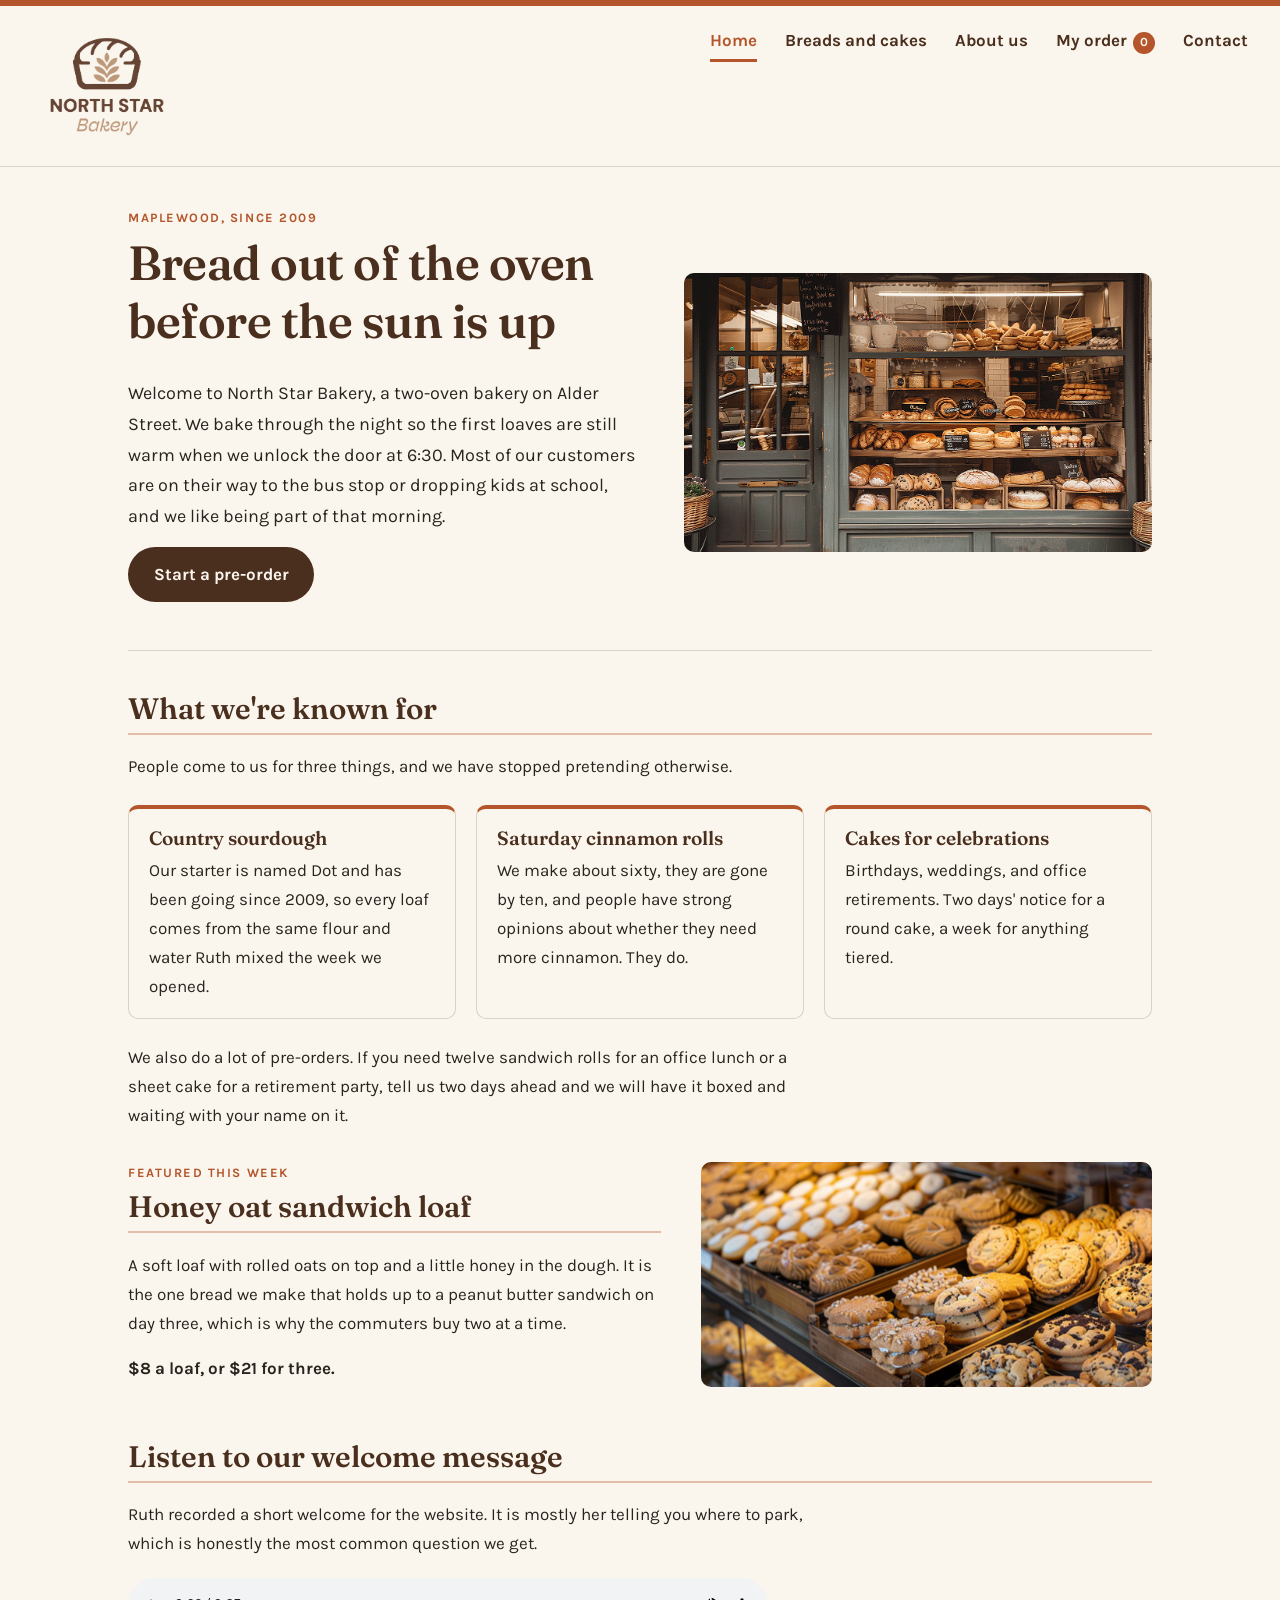
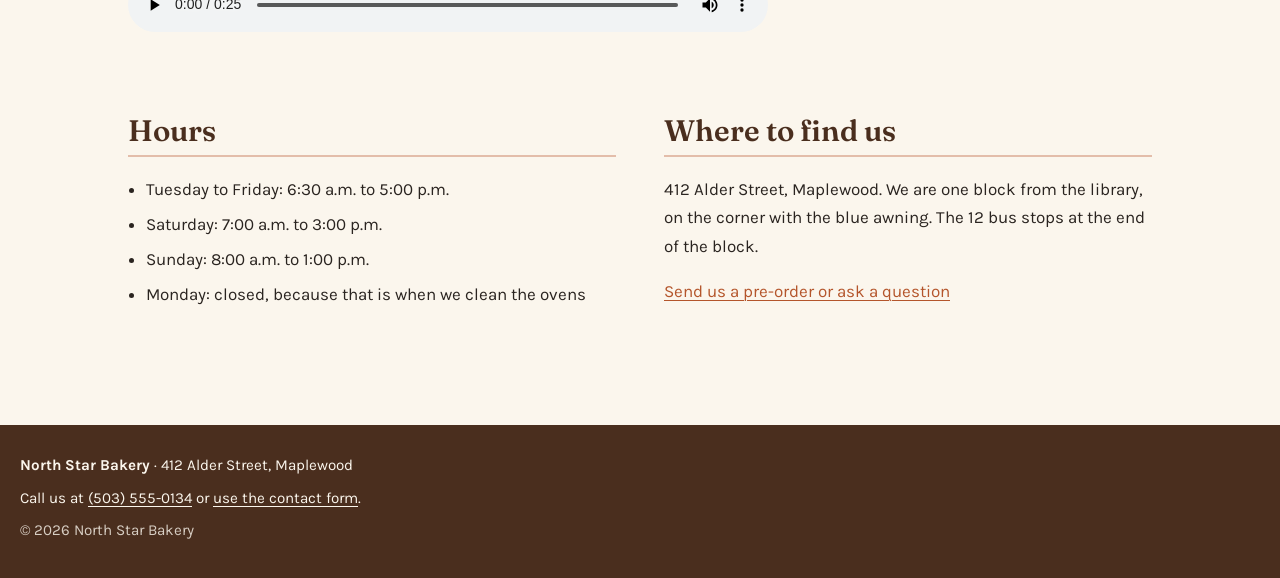
<file: index.html>
<!DOCTYPE html>
<html lang="en">
<head>
  <meta charset="utf-8">
  <meta name="viewport" content="width=device-width, initial-scale=1">
  <title>North Star Bakery | Fresh Bread on Alder Street</title>
  <meta name="description"
    content="North Star Bakery is a small neighborhood bakery in Maplewood. Bread is baked
      overnight, the doors open at 6:30 a.m., and pre-orders are welcome.">
  <link rel="stylesheet" href="styles.css">
</head>
<body>
  <a class="skip-link" href="#main">Skip to main content</a>

  <header class="site-header">
    <a class="brand" href="index.html">
      <img src="bakery-logo_c.png" width="160" height="137"
        alt="North Star Bakery logo: a loaf in a bread basket with wheat in the middle">
    </a>
    <nav class="site-nav" aria-label="Main navigation">
      <ul>
        <li><a href="index.html" aria-current="page">Home</a></li>
        <li><a href="products.html">Breads and cakes</a></li>
        <li><a href="about.html">About us</a></li>
        <li><a href="products.html#order">My order
          <span class="order-badge" id="order-count" hidden>0</span></a></li>
        <li><a href="contact.html">Contact</a></li>
      </ul>
    </nav>
  </header>

  <main id="main" class="page">
    <div class="hero">
      <div class="hero-text">
        <p class="eyebrow">Maplewood, since 2009</p>
        <h1>Bread out of the oven before the sun is up</h1>
        <p class="lead">Welcome to North Star Bakery, a two-oven bakery on Alder Street.
          We bake through the night so the first loaves are still warm when we unlock the
          door at 6:30. Most of our customers are on their way to the bus stop or
          dropping kids at school, and we like being part of that morning.</p>
        <p><a class="button" href="contact.html">Start a pre-order</a></p>
      </div>
      <div class="hero-media">
        <img src="bakery-storefront_c.png" width="1200" height="715"
          alt="North Star Bakery storefront with breads and pastries stacked in the
            window behind a dark green door frame">
      </div>
    </div>

    <section>
      <h2>What we're known for</h2>
      <p>People come to us for three things, and we have stopped pretending otherwise.</p>
      <div class="card-grid">
        <article class="card">
          <h3>Country sourdough</h3>
          <p>Our starter is named Dot and has been going since 2009, so every loaf comes
            from the same flour and water Ruth mixed the week we opened.</p>
        </article>
        <article class="card">
          <h3>Saturday cinnamon rolls</h3>
          <p>We make about sixty, they are gone by ten, and people have strong opinions
            about whether they need more cinnamon. They do.</p>
        </article>
        <article class="card">
          <h3>Cakes for celebrations</h3>
          <p>Birthdays, weddings, and office retirements. Two days' notice for a round
            cake, a week for anything tiered.</p>
        </article>
      </div>
      <p>We also do a lot of pre-orders. If you need twelve sandwich rolls for an office
        lunch or a sheet cake for a retirement party, tell us two days ahead and we will
        have it boxed and waiting with your name on it.</p>
    </section>

    <section class="feature feature--flip">
      <div class="feature-media">
        <picture>
          <source media="(min-width: 800px)" srcset="bakery-feature-large_c.png">
          <source media="(min-width: 500px)" srcset="bakery-feature-small_c.png">
          <img src="bakery-feature-small_c.png" width="1200" height="1200"
            alt="Trays of oatmeal cookies, chocolate chip cookies, and jam-filled cookies
              in the bakery display case">
        </picture>
      </div>
      <div class="feature-text">
        <p class="eyebrow">Featured this week</p>
        <h2>Honey oat sandwich loaf</h2>
        <p>A soft loaf with rolled oats on top and a little honey in the dough. It is the
          one bread we make that holds up to a peanut butter sandwich on day three, which
          is why the commuters buy two at a time.</p>
        <p><strong>$8 a loaf, or $21 for three.</strong></p>
      </div>
    </section>

    <section>
      <h2>Listen to our welcome message</h2>
      <p>Ruth recorded a short welcome for the website. It is mostly her telling you where
        to park, which is honestly the most common question we get.</p>
      <div class="media">
        <audio controls preload="metadata" src="bakery-welcome_c.mp3">
          <p>Your browser cannot play this audio file. You can
            <a href="bakery-welcome_c.mp3">download the welcome message as an MP3 file</a>
            and listen to it in any audio player.</p>
        </audio>
      </div>
    </section>

    <div class="info-grid">
      <section>
        <h2>Hours</h2>
        <ul class="hours">
          <li>Tuesday to Friday: 6:30 a.m. to 5:00 p.m.</li>
          <li>Saturday: 7:00 a.m. to 3:00 p.m.</li>
          <li>Sunday: 8:00 a.m. to 1:00 p.m.</li>
          <li>Monday: closed, because that is when we clean the ovens</li>
        </ul>
      </section>
      <section>
        <h2>Where to find us</h2>
        <p>412 Alder Street, Maplewood. We are one block from the library, on the corner
          with the blue awning. The 12 bus stops at the end of the block.</p>
        <p><a href="contact.html">Send us a pre-order or ask a question</a></p>
      </section>
    </div>
  </main>

  <footer class="site-footer">
    <p><strong>North Star Bakery</strong> &middot; 412 Alder Street, Maplewood</p>
    <p>Call us at <a href="tel:+15035550134">(503) 555-0134</a> or
      <a href="contact.html">use the contact form</a>.</p>
    <p class="copyright">&copy; 2026 North Star Bakery</p>
  </footer>
<script src="app.js"></script>
</body>
</html>
</file>
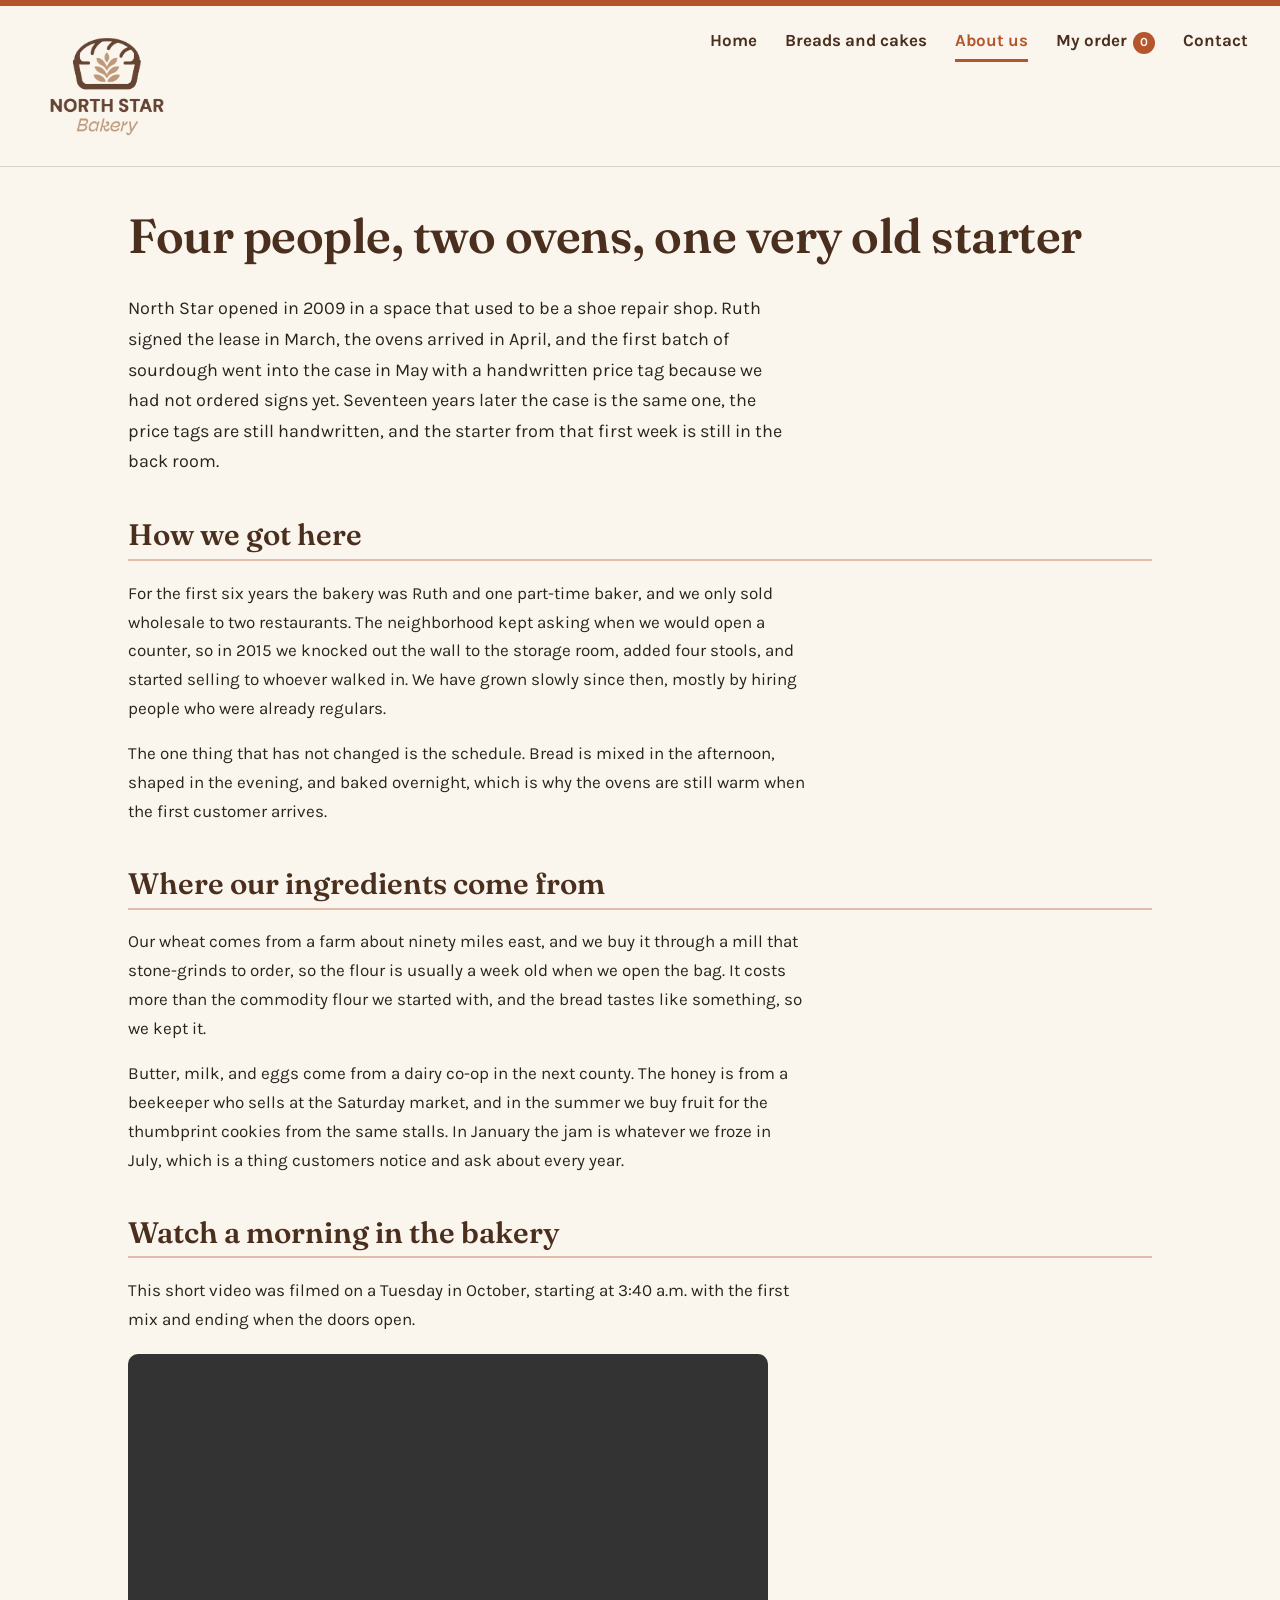
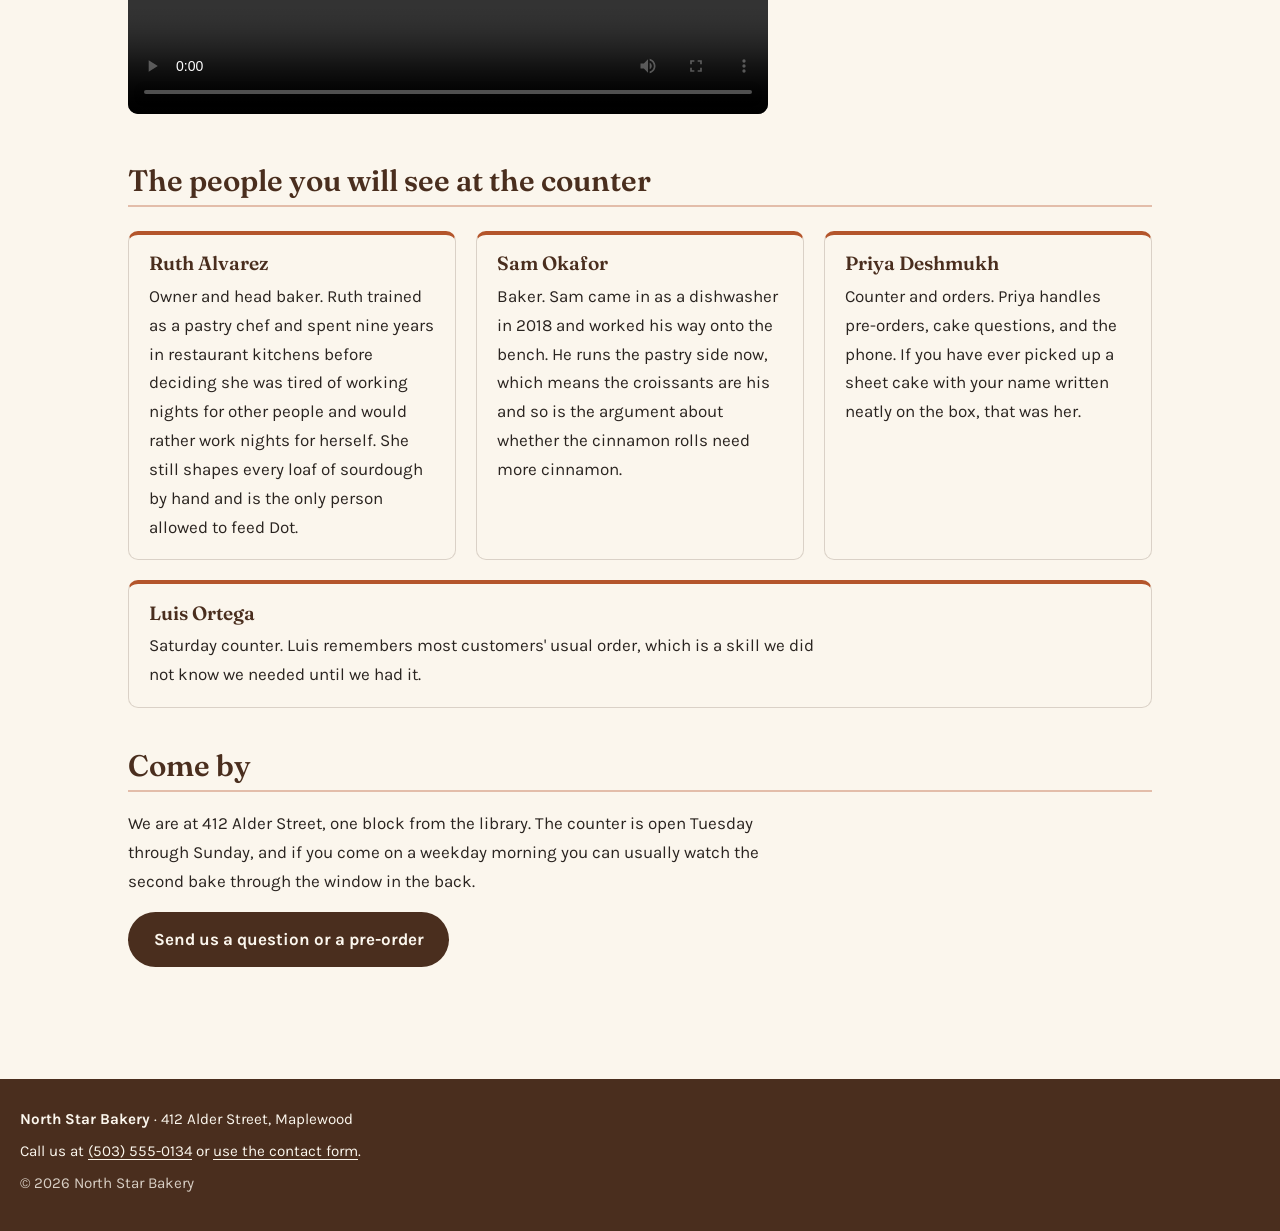
<file: about.html>
<!DOCTYPE html>
<html lang="en">
<head>
  <meta charset="utf-8">
  <meta name="viewport" content="width=device-width, initial-scale=1">
  <title>About the Bakery | North Star Bakery</title>
  <meta name="description"
    content="The story of North Star Bakery, where our flour comes from, and the four
      people who bake, shape, and sell everything in the case.">
  <link rel="stylesheet" href="styles.css">
</head>
<body>
  <a class="skip-link" href="#main">Skip to main content</a>

  <header class="site-header">
    <a class="brand" href="index.html">
      <img src="bakery-logo_c.png" width="160" height="137"
        alt="North Star Bakery logo: a loaf in a bread basket with wheat in the middle">
    </a>
    <nav class="site-nav" aria-label="Main navigation">
      <ul>
        <li><a href="index.html">Home</a></li>
        <li><a href="products.html">Breads and cakes</a></li>
        <li><a href="about.html" aria-current="page">About us</a></li>
        <li><a href="products.html#order">My order
          <span class="order-badge" id="order-count" hidden>0</span></a></li>
        <li><a href="contact.html">Contact</a></li>
      </ul>
    </nav>
  </header>

  <main id="main" class="page">
    <h1>Four people, two ovens, one very old starter</h1>
    <p class="lead">North Star opened in 2009 in a space that used to be a shoe repair
      shop. Ruth signed the lease in March, the ovens arrived in April, and the first
      batch of sourdough went into the case in May with a handwritten price tag because
      we had not ordered signs yet. Seventeen years later the case is the same one, the
      price tags are still handwritten, and the starter from that first week is still in
      the back room.</p>

    <h2>How we got here</h2>
    <p>For the first six years the bakery was Ruth and one part-time baker, and we only
      sold wholesale to two restaurants. The neighborhood kept asking when we would open
      a counter, so in 2015 we knocked out the wall to the storage room, added four
      stools, and started selling to whoever walked in. We have grown slowly since then,
      mostly by hiring people who were already regulars.</p>
    <p>The one thing that has not changed is the schedule. Bread is mixed in the
      afternoon, shaped in the evening, and baked overnight, which is why the ovens are
      still warm when the first customer arrives.</p>

    <h2>Where our ingredients come from</h2>
    <p>Our wheat comes from a farm about ninety miles east, and we buy it through a mill
      that stone-grinds to order, so the flour is usually a week old when we open the bag.
      It costs more than the commodity flour we started with, and the bread tastes like
      something, so we kept it.</p>
    <p>Butter, milk, and eggs come from a dairy co-op in the next county. The honey is
      from a beekeeper who sells at the Saturday market, and in the summer we buy fruit
      for the thumbprint cookies from the same stalls. In January the jam is whatever we
      froze in July, which is a thing customers notice and ask about every year.</p>

    <h2>Watch a morning in the bakery</h2>
    <p>This short video was filmed on a Tuesday in October, starting at 3:40 a.m. with the
      first mix and ending when the doors open.</p>
    <div class="media">
      <video controls width="640" height="360" src="bakery-behind-scenes_c.mp4">
        <p>Your browser cannot play this video. You can
          <a href="bakery-behind-scenes_c.mp4">download the behind-the-scenes video</a>
          and watch it in a video player.</p>
      </video>
    </div>

    <h2>The people you will see at the counter</h2>
    <div class="card-grid">
      <article class="card">
        <h3>Ruth Alvarez</h3>
        <p>Owner and head baker. Ruth trained as a pastry chef and spent nine years in
          restaurant kitchens before deciding she was tired of working nights for other
          people and would rather work nights for herself. She still shapes every loaf of
          sourdough by hand and is the only person allowed to feed Dot.</p>
      </article>
      <article class="card">
        <h3>Sam Okafor</h3>
        <p>Baker. Sam came in as a dishwasher in 2018 and worked his way onto the bench.
          He runs the pastry side now, which means the croissants are his and so is the
          argument about whether the cinnamon rolls need more cinnamon.</p>
      </article>
      <article class="card">
        <h3>Priya Deshmukh</h3>
        <p>Counter and orders. Priya handles pre-orders, cake questions, and the phone. If
          you have ever picked up a sheet cake with your name written neatly on the box,
          that was her.</p>
      </article>
      <article class="card">
        <h3>Luis Ortega</h3>
        <p>Saturday counter. Luis remembers most customers' usual order, which is a skill
          we did not know we needed until we had it.</p>
      </article>
    </div>

    <h2>Come by</h2>
    <p>We are at 412 Alder Street, one block from the library. The counter is open
      Tuesday through Sunday, and if you come on a weekday morning you can usually watch
      the second bake through the window in the back.</p>
    <p><a class="button" href="contact.html">Send us a question or a pre-order</a></p>
  </main>

  <footer class="site-footer">
    <p><strong>North Star Bakery</strong> &middot; 412 Alder Street, Maplewood</p>
    <p>Call us at <a href="tel:+15035550134">(503) 555-0134</a> or
      <a href="contact.html">use the contact form</a>.</p>
    <p class="copyright">&copy; 2026 North Star Bakery</p>
  </footer>
<script src="app.js"></script>
</body>
</html>
</file>
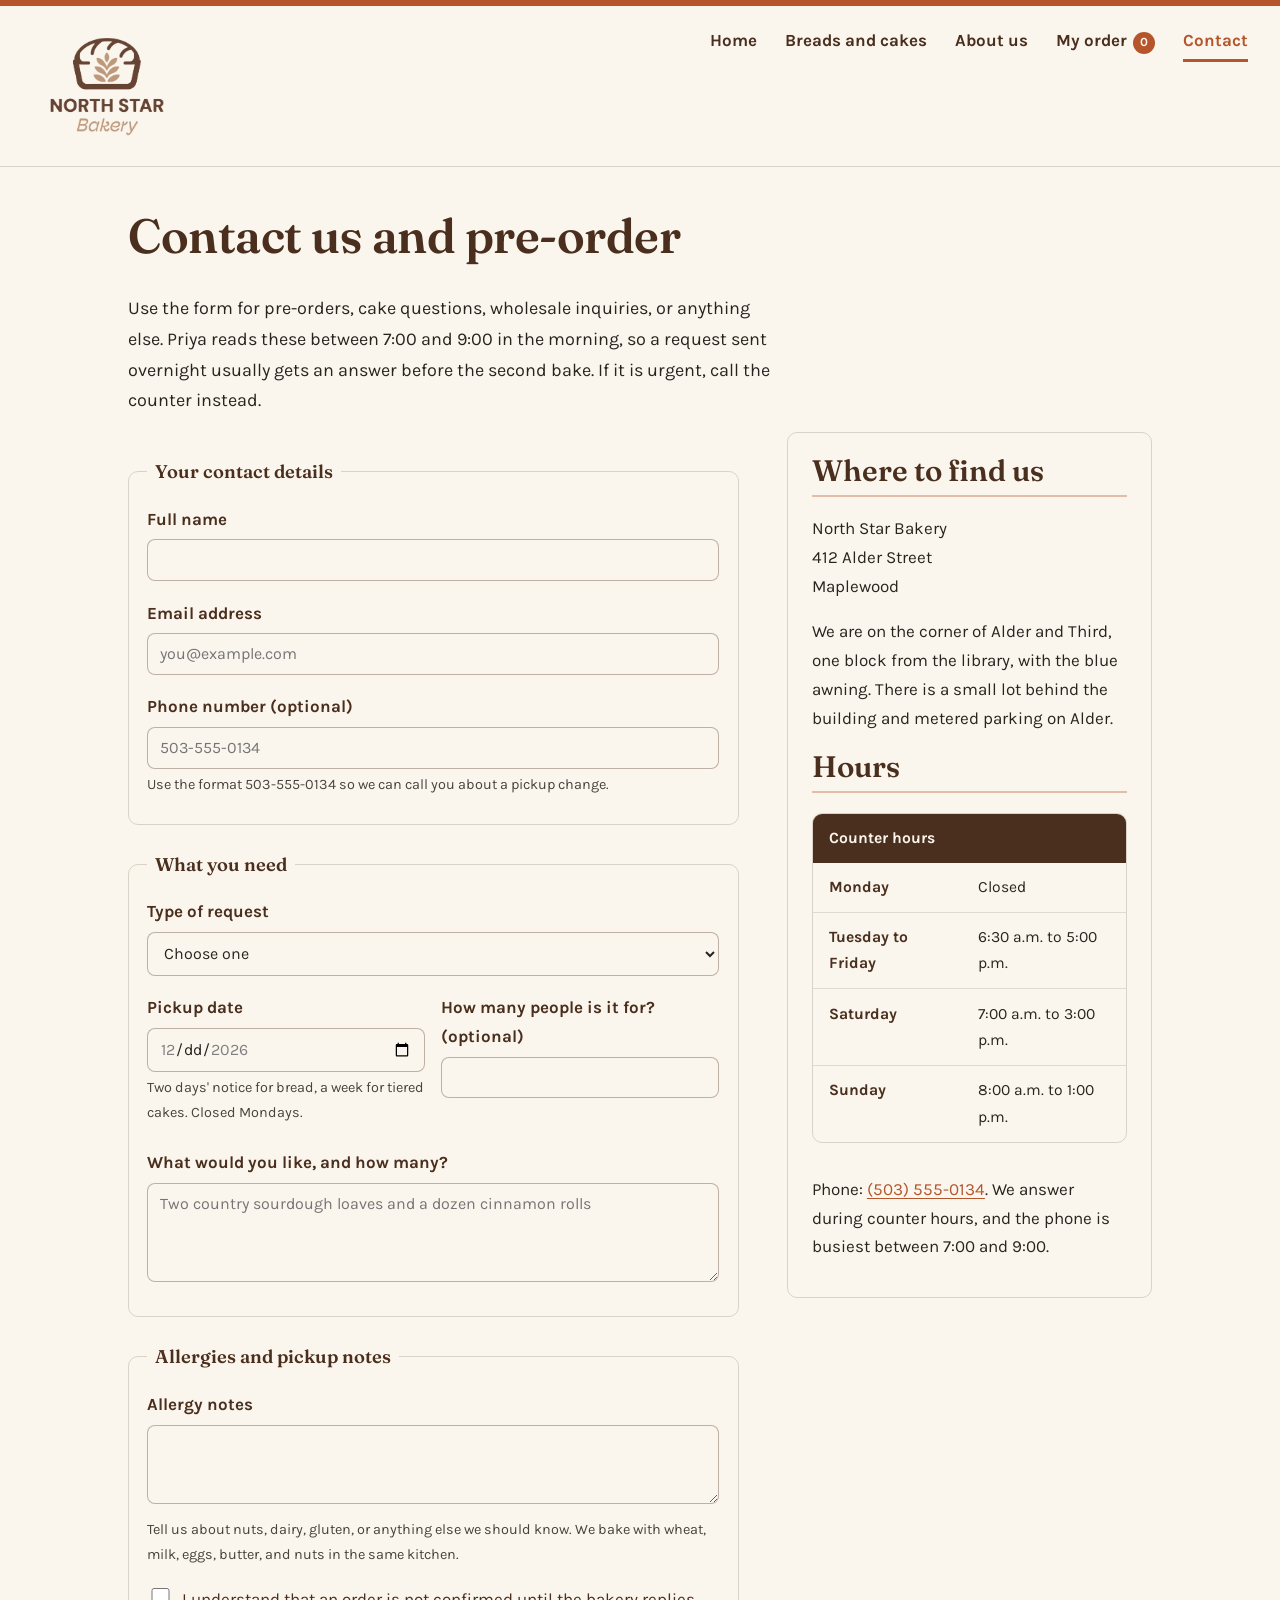
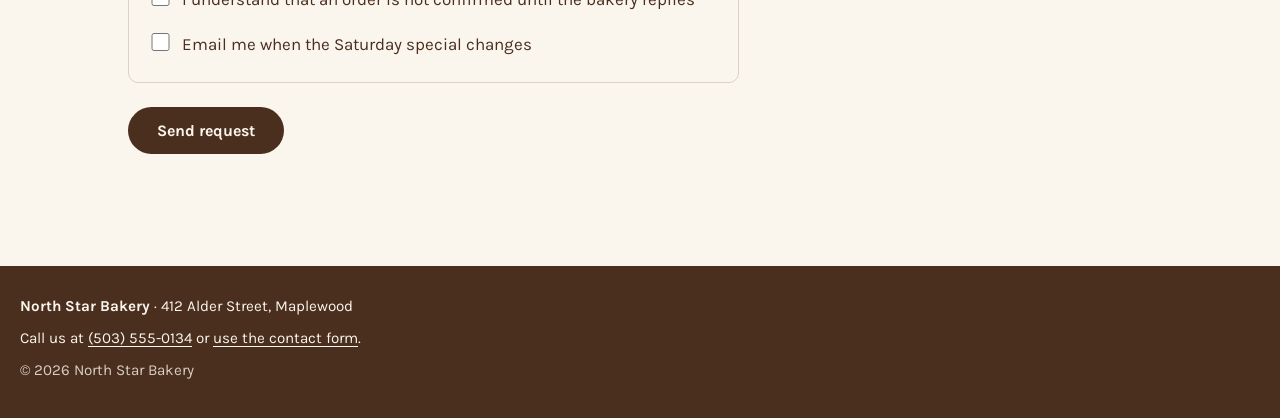
<file: contact.html>
<!DOCTYPE html>
<html lang="en">
<head>
  <meta charset="utf-8">
  <meta name="viewport" content="width=device-width, initial-scale=1">
  <title>Contact and Pre-Orders | North Star Bakery</title>
  <meta name="description"
    content="Ask North Star Bakery a question or send a pre-order request. Pickup dates,
      allergy notes, location, and opening hours are all on this page.">
  <link rel="stylesheet" href="styles.css">
</head>
<body>
  <a class="skip-link" href="#main">Skip to main content</a>

  <header class="site-header">
    <a class="brand" href="index.html">
      <img src="bakery-logo_c.png" width="160" height="137"
        alt="North Star Bakery logo: a loaf in a bread basket with wheat in the middle">
    </a>
    <nav class="site-nav" aria-label="Main navigation">
      <ul>
        <li><a href="index.html">Home</a></li>
        <li><a href="products.html">Breads and cakes</a></li>
        <li><a href="about.html">About us</a></li>
        <li><a href="products.html#order">My order
          <span class="order-badge" id="order-count" hidden>0</span></a></li>
        <li><a href="contact.html" aria-current="page">Contact</a></li>
      </ul>
    </nav>
  </header>

  <main id="main" class="page">
    <h1>Contact us and pre-order</h1>
    <p class="lead">Use the form for pre-orders, cake questions, wholesale inquiries, or
      anything else. Priya reads these between 7:00 and 9:00 in the morning, so a request
      sent overnight usually gets an answer before the second bake. If it is urgent, call
      the counter instead.</p>

    <div class="split">
      <div class="split-main">
        <div class="order-note" id="order-note" hidden></div>
        <p class="order-note-reset" id="order-note-reset" hidden>
          <a href="#" id="clear-saved-order">Clear the saved order</a>
        </p>

        <form action="contact.html" method="post" id="request-form" novalidate>
          <fieldset>
            <legend>Your contact details</legend>

            <div class="field">
              <label for="name">Full name</label>
              <input type="text" id="name" name="name" autocomplete="name"
                maxlength="80" required aria-describedby="name-error">
              <p class="field-error" id="name-error"></p>
            </div>

            <div class="field">
              <label for="email">Email address</label>
              <input type="email" id="email" name="email" autocomplete="email"
                placeholder="you@example.com" required aria-describedby="email-error">
              <p class="field-error" id="email-error"></p>
            </div>

            <div class="field">
              <label for="phone">Phone number (optional)</label>
              <input type="tel" id="phone" name="phone" autocomplete="tel"
                pattern="[0-9]{3}-[0-9]{3}-[0-9]{4}" placeholder="503-555-0134"
                aria-describedby="phone-help phone-error">
              <span class="hint" id="phone-help">Use the format 503-555-0134 so we can
                call you about a pickup change.</span>
              <p class="field-error" id="phone-error"></p>
            </div>
          </fieldset>

          <fieldset>
            <legend>What you need</legend>

            <div class="field">
              <label for="request-type">Type of request</label>
              <select id="request-type" name="request-type" required
                aria-describedby="request-type-error">
                <option value="">Choose one</option>
                <option value="preorder">Bread or pastry pre-order</option>
                <option value="cake">Cake or celebration order</option>
                <option value="wholesale">Wholesale for a restaurant or cafe</option>
                <option value="question">General question</option>
              </select>
              <p class="field-error" id="request-type-error"></p>
            </div>

            <div class="field-row">
              <div class="field">
                <label for="pickup-date">Pickup date</label>
                <input type="date" id="pickup-date" name="pickup-date"
                  min="2026-11-04" max="2026-12-24" required
                  aria-describedby="date-help pickup-date-error">
                <span class="hint" id="date-help">Two days' notice for bread, a week for
                  tiered cakes. Closed Mondays.</span>
                <p class="field-error" id="pickup-date-error"></p>
              </div>

              <div class="field">
                <label for="guests">How many people is it for? (optional)</label>
                <input type="number" id="guests" name="guests" min="1" max="200"
                  step="1">
              </div>
            </div>

            <div class="field">
              <label for="items">What would you like, and how many?</label>
              <textarea id="items" name="items" rows="4" maxlength="600"
                placeholder="Two country sourdough loaves and a dozen cinnamon rolls"
                required aria-describedby="items-error"></textarea>
              <p class="field-error" id="items-error"></p>
            </div>
          </fieldset>

          <fieldset>
            <legend>Allergies and pickup notes</legend>

            <div class="field">
              <label for="allergies">Allergy notes</label>
              <textarea id="allergies" name="allergies" rows="3" maxlength="400"
                aria-describedby="allergy-help"></textarea>
              <span class="hint" id="allergy-help">Tell us about nuts, dairy, gluten, or
                anything else we should know. We bake with wheat, milk, eggs, butter, and
                nuts in the same kitchen.</span>
            </div>

            <div class="check">
              <input type="checkbox" id="confirm" name="confirm" value="yes" required
                aria-describedby="confirm-error">
              <label for="confirm">I understand that an order is not confirmed until the
                bakery replies</label>
            </div>
            <p class="field-error" id="confirm-error"></p>

            <div class="check">
              <input type="checkbox" id="updates" name="updates" value="yes">
              <label for="updates">Email me when the Saturday special changes</label>
            </div>
          </fieldset>

          <p class="form-success" id="form-success" role="status" hidden></p>

          <p>
            <button type="submit">Send request</button>
          </p>
        </form>
      </div>

      <aside class="split-aside">
        <h2>Where to find us</h2>
        <p>North Star Bakery<br>
          412 Alder Street<br>
          Maplewood</p>
        <p>We are on the corner of Alder and Third, one block from the library, with the
          blue awning. There is a small lot behind the building and metered parking on
          Alder.</p>

        <h2>Hours</h2>
        <div class="table-scroll">
          <table>
            <caption>Counter hours</caption>
            <tbody>
              <tr>
                <th scope="row">Monday</th>
                <td>Closed</td>
              </tr>
              <tr>
                <th scope="row">Tuesday to Friday</th>
                <td>6:30 a.m. to 5:00 p.m.</td>
              </tr>
              <tr>
                <th scope="row">Saturday</th>
                <td>7:00 a.m. to 3:00 p.m.</td>
              </tr>
              <tr>
                <th scope="row">Sunday</th>
                <td>8:00 a.m. to 1:00 p.m.</td>
              </tr>
            </tbody>
          </table>
        </div>

        <p>Phone: <a href="tel:+15035550134">(503) 555-0134</a>. We answer during counter
          hours, and the phone is busiest between 7:00 and 9:00.</p>
      </aside>
    </div>
  </main>

  <footer class="site-footer">
    <p><strong>North Star Bakery</strong> &middot; 412 Alder Street, Maplewood</p>
    <p>Call us at <a href="tel:+15035550134">(503) 555-0134</a> or
      <a href="contact.html">use the contact form</a>.</p>
    <p class="copyright">&copy; 2026 North Star Bakery</p>
  </footer>
<script src="app.js"></script>
  <script src="form.js"></script>
</body>
</html>
</file>
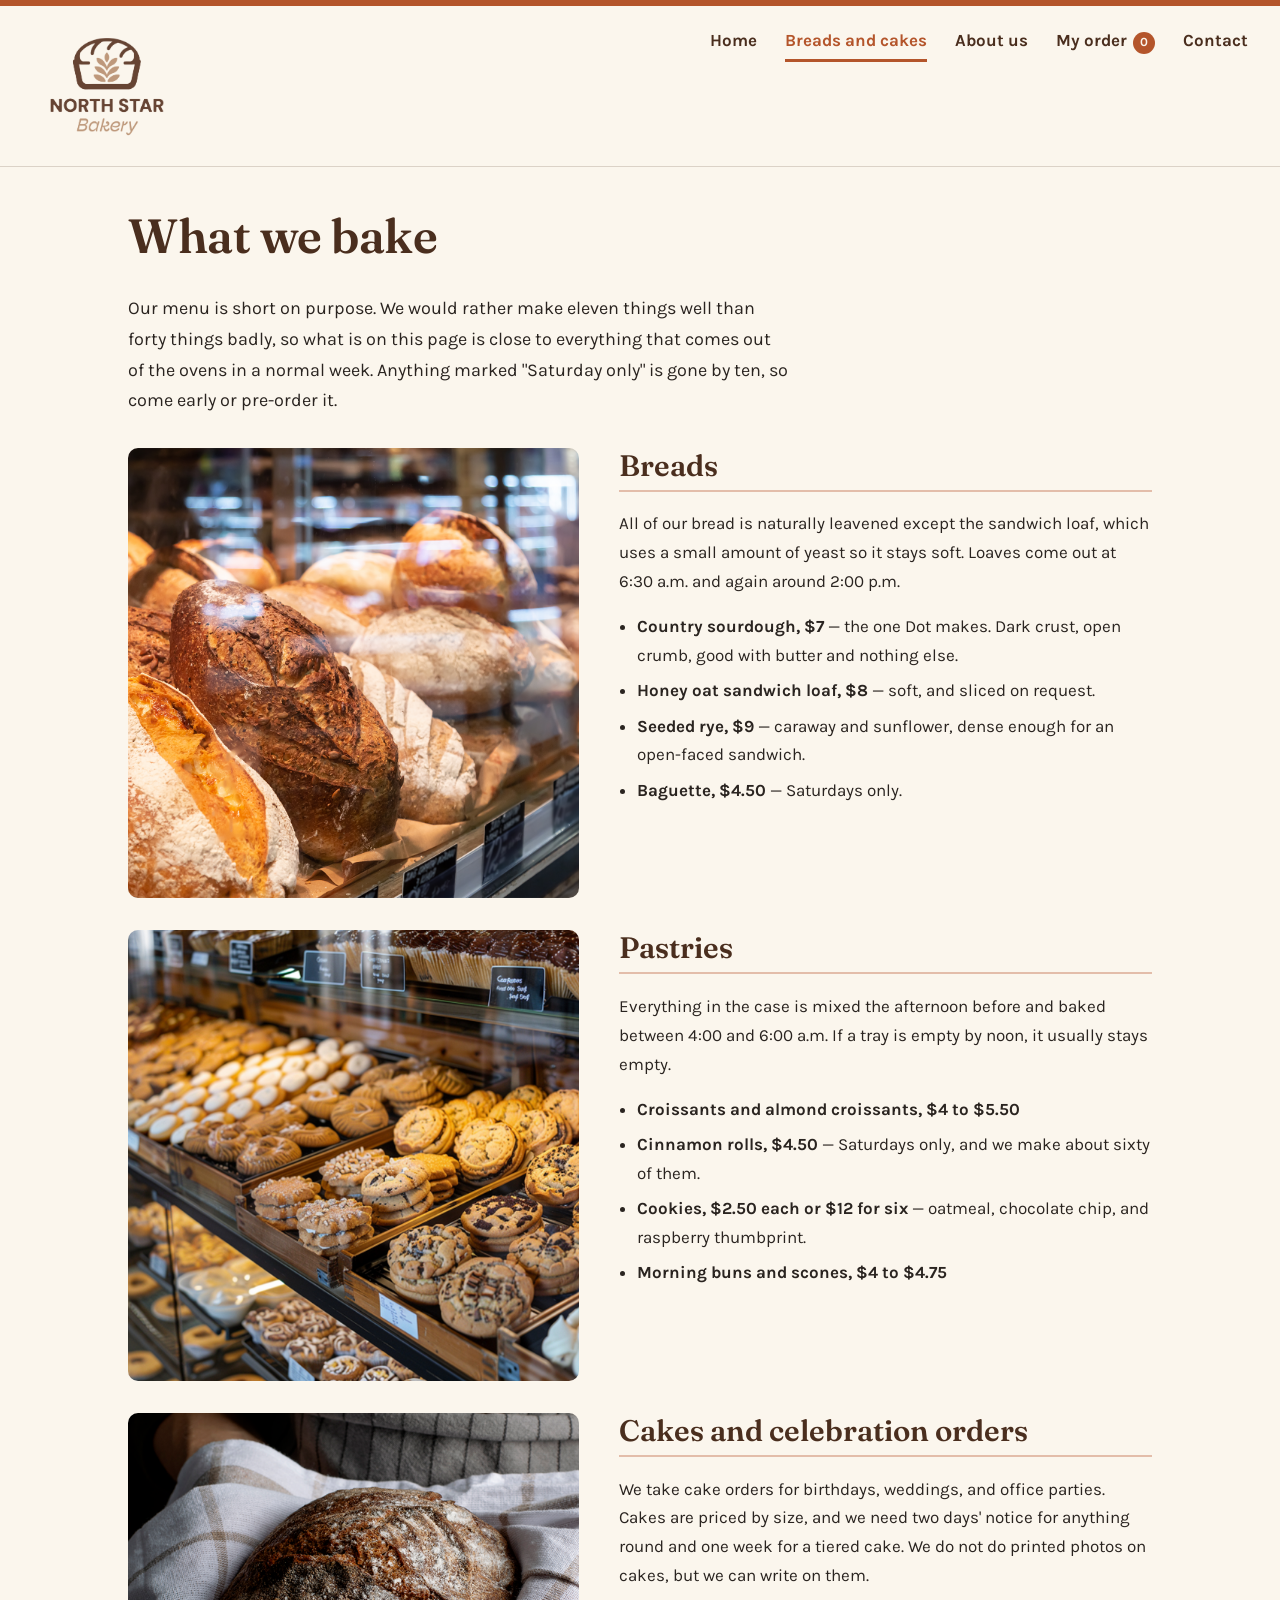
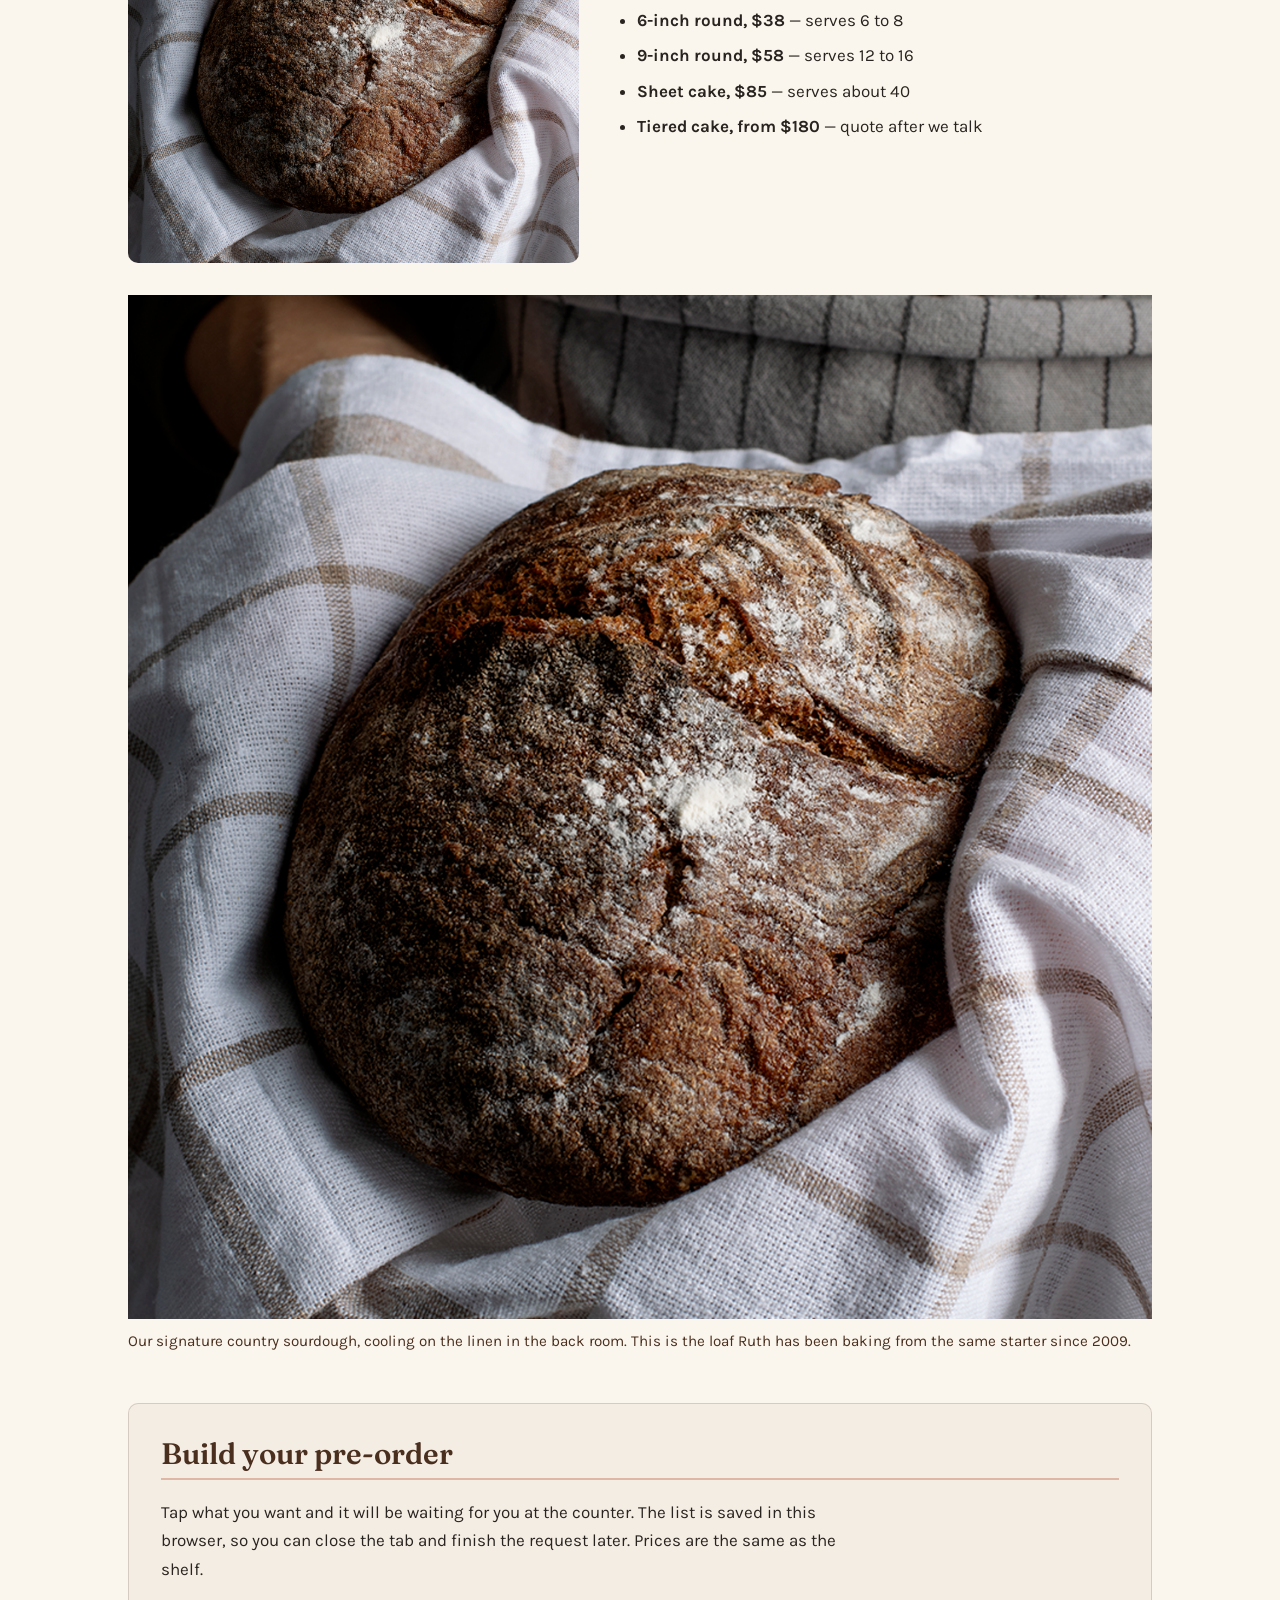
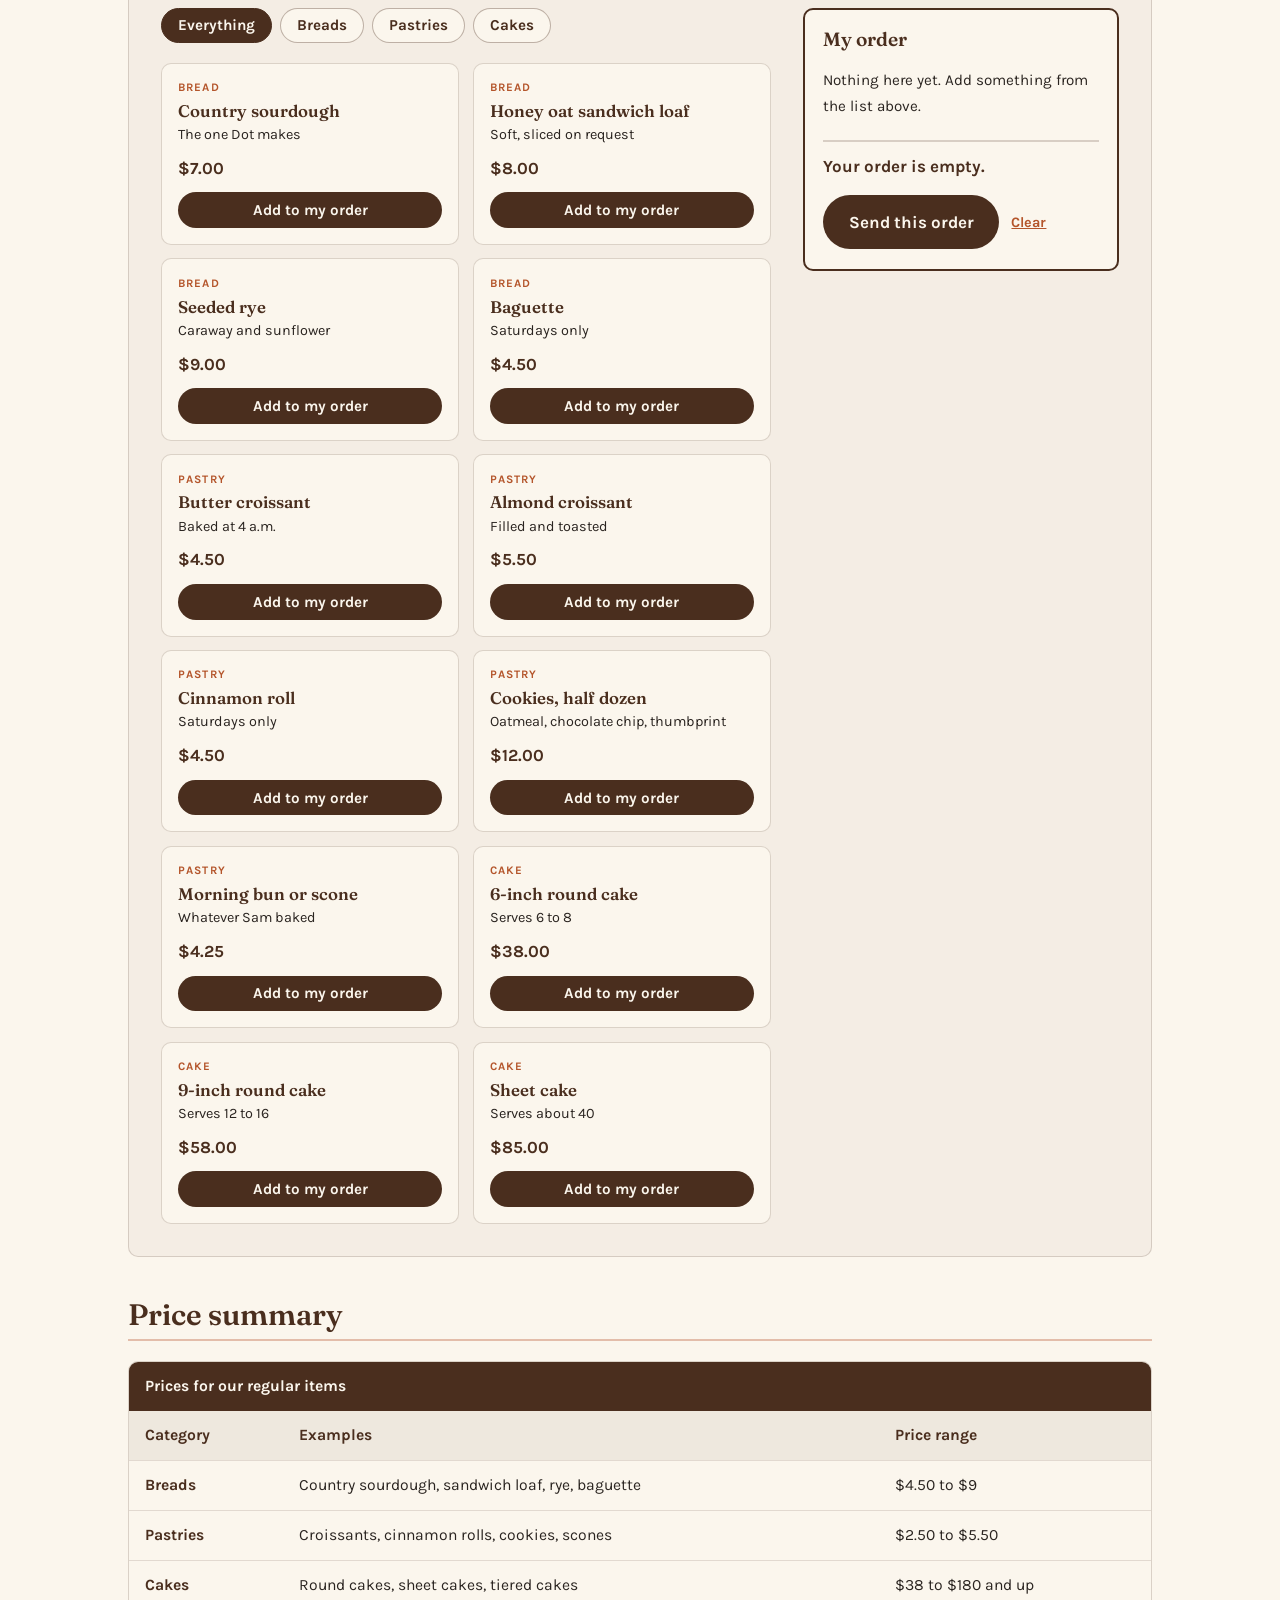
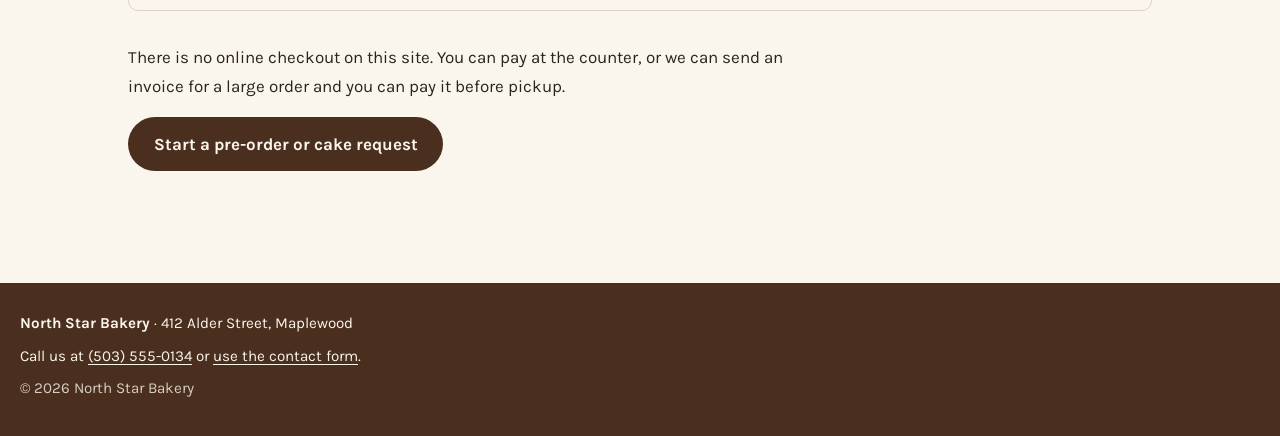
<file: products.html>
<!DOCTYPE html>
<html lang="en">
<head>
  <meta charset="utf-8">
  <meta name="viewport" content="width=device-width, initial-scale=1">
  <title>Breads, Pastries, and Cakes | North Star Bakery</title>
  <meta name="description"
    content="Sourdough and sandwich breads, morning pastries, cookies, and
      made-to-order cakes from North Star Bakery, with price ranges.">
  <link rel="stylesheet" href="styles.css">
</head>
<body>
  <a class="skip-link" href="#main">Skip to main content</a>

  <header class="site-header">
    <a class="brand" href="index.html">
      <img src="bakery-logo_c.png" width="160" height="137"
        alt="North Star Bakery logo: a loaf in a bread basket with wheat in the middle">
    </a>
    <nav class="site-nav" aria-label="Main navigation">
      <ul>
        <li><a href="index.html">Home</a></li>
        <li><a href="products.html" aria-current="page">Breads and cakes</a></li>
        <li><a href="about.html">About us</a></li>
        <li><a href="products.html#order">My order
          <span class="order-badge" id="order-count" hidden>0</span></a></li>
        <li><a href="contact.html">Contact</a></li>
      </ul>
    </nav>
  </header>

  <main id="main" class="page">
    <h1>What we bake</h1>
    <p class="lead">Our menu is short on purpose. We would rather make eleven things well
      than forty things badly, so what is on this page is close to everything that comes
      out of the ovens in a normal week. Anything marked "Saturday only" is gone by ten,
      so come early or pre-order it.</p>

    <section class="feature">
      <div class="feature-media">
        <img src="bakery-bread_c.png" width="1200" height="1200"
          alt="Round and oval sourdough loaves with floury crusts stacked on the
            bakery shelf">
      </div>
      <div class="feature-text">
        <h2>Breads</h2>
        <p>All of our bread is naturally leavened except the sandwich loaf, which uses a
          small amount of yeast so it stays soft. Loaves come out at 6:30 a.m. and again
          around 2:00 p.m.</p>
        <ul class="price-list">
          <li><strong>Country sourdough, $7</strong> &mdash; the one Dot makes. Dark crust,
            open crumb, good with butter and nothing else.</li>
          <li><strong>Honey oat sandwich loaf, $8</strong> &mdash; soft, and sliced on
            request.</li>
          <li><strong>Seeded rye, $9</strong> &mdash; caraway and sunflower, dense enough
            for an open-faced sandwich.</li>
          <li><strong>Baguette, $4.50</strong> &mdash; Saturdays only.</li>
        </ul>
      </div>
    </section>

    <section class="feature">
      <div class="feature-media">
        <img src="bakery-feature-small_c.png" width="1200" height="1200"
          alt="Trays of oatmeal cookies, chocolate chip cookies, and jam-filled cookies in
            the display case">
      </div>
      <div class="feature-text">
        <h2>Pastries</h2>
        <p>Everything in the case is mixed the afternoon before and baked between 4:00 and
          6:00 a.m. If a tray is empty by noon, it usually stays empty.</p>
        <ul class="price-list">
          <li><strong>Croissants and almond croissants, $4 to $5.50</strong></li>
          <li><strong>Cinnamon rolls, $4.50</strong> &mdash; Saturdays only, and we make
            about sixty of them.</li>
          <li><strong>Cookies, $2.50 each or $12 for six</strong> &mdash; oatmeal, chocolate
            chip, and raspberry thumbprint.</li>
          <li><strong>Morning buns and scones, $4 to $4.75</strong></li>
        </ul>
      </div>
    </section>

    <section class="feature">
      <div class="feature-media">
        <img src="bakery-signature-loaf_c.png" width="1200" height="1200"
          alt="A dark, flour-dusted round sourdough loaf sitting on a striped linen towel">
      </div>
      <div class="feature-text">
        <h2>Cakes and celebration orders</h2>
        <p>We take cake orders for birthdays, weddings, and office parties. Cakes are
          priced by size, and we need two days' notice for anything round and one week for
          a tiered cake. We do not do printed photos on cakes, but we can write on them.</p>
        <ul class="price-list">
          <li><strong>6-inch round, $38</strong> &mdash; serves 6 to 8</li>
          <li><strong>9-inch round, $58</strong> &mdash; serves 12 to 16</li>
          <li><strong>Sheet cake, $85</strong> &mdash; serves about 40</li>
          <li><strong>Tiered cake, from $180</strong> &mdash; quote after we talk</li>
        </ul>
      </div>
    </section>

    <figure>
      <img src="bakery-signature-loaf_c.png" width="1200" height="1200"
        alt="A dark, flour-dusted round sourdough loaf sitting on a striped linen towel">
      <figcaption>Our signature country sourdough, cooling on the linen in the back
        room. This is the loaf Ruth has been baking from the same starter since
        2009.</figcaption>
    </figure>

    <section id="order" class="order-builder">
      <h2>Build your pre-order</h2>
      <p>Tap what you want and it will be waiting for you at the counter. The list is
        saved in this browser, so you can close the tab and finish the request later.
        Prices are the same as the shelf.</p>

      <div class="order-layout">
        <div class="order-main">
          <div class="filter-row" id="order-filters"></div>
          <div class="order-grid" id="product-list"></div>
        </div>

        <aside class="order-panel" aria-live="polite">
          <h3>My order</h3>
          <ul class="order-lines" id="order-lines"></ul>
          <p class="order-summary" id="order-summary">Your order is empty.</p>
          <p class="order-actions">
            <a class="button" href="contact.html">Send this order</a>
            <button type="button" class="link-button" id="clear-order">Clear</button>
          </p>
        </aside>
      </div>
    </section>

    <h2>Price summary</h2>
    <div class="table-scroll">
      <table>
        <caption>Prices for our regular items</caption>
        <thead>
          <tr>
            <th scope="col">Category</th>
            <th scope="col">Examples</th>
            <th scope="col">Price range</th>
          </tr>
        </thead>
        <tbody>
          <tr>
            <th scope="row">Breads</th>
            <td>Country sourdough, sandwich loaf, rye, baguette</td>
            <td>$4.50 to $9</td>
          </tr>
          <tr>
            <th scope="row">Pastries</th>
            <td>Croissants, cinnamon rolls, cookies, scones</td>
            <td>$2.50 to $5.50</td>
          </tr>
          <tr>
            <th scope="row">Cakes</th>
            <td>Round cakes, sheet cakes, tiered cakes</td>
            <td>$38 to $180 and up</td>
          </tr>
        </tbody>
      </table>
    </div>

    <p>There is no online checkout on this site. You can pay at the counter, or we can
      send an invoice for a large order and you can pay it before pickup.</p>
    <p><a class="button" href="contact.html">Start a pre-order or cake request</a></p>
  </main>

  <footer class="site-footer">
    <p><strong>North Star Bakery</strong> &middot; 412 Alder Street, Maplewood</p>
    <p>Call us at <a href="tel:+15035550134">(503) 555-0134</a> or
      <a href="contact.html">use the contact form</a>.</p>
    <p class="copyright">&copy; 2026 North Star Bakery</p>
  </footer>
<script src="app.js"></script>
  <script src="order.js"></script>
</body>
</html>
</file>
<file: styles.css>
/* fonts are stored locally so the site renders the same offline */
@font-face {
  font-family: 'Fraunces';
  font-style: normal;
  font-weight: 600;
  font-display: swap;
  src: url(fraunces-600.woff2) format('woff2');
}
@font-face {
  font-family: 'Karla';
  font-style: normal;
  font-weight: 400;
  font-display: swap;
  src: url(karla-400.woff2) format('woff2');
}
@font-face {
  font-family: 'Karla';
  font-style: normal;
  font-weight: 700;
  font-display: swap;
  src: url(karla-700.woff2) format('woff2');
}

/* ---------- design tokens: four colors, two typefaces ---------- */
:root {
  --cream: #FBF6ED;
  --brown: #4A2E1E;
  --terracotta: #B4552B;
  --charcoal: #2A2420;

  --page-width: 68rem;
  --gap: 1.25rem;
  --radius: 10px;
  --edge: 1px solid rgba(74, 46, 30, 0.18);
}

/* ---------- base ---------- */
*,
*::before,
*::after {
  box-sizing: border-box;
}

body {
  margin: 0;
  background-color: var(--cream);
  color: var(--charcoal);
  font-family: "Karla", "Segoe UI", Helvetica, Arial, sans-serif;
  font-size: 1.0625rem;
  line-height: 1.7;
}

h1,
h2,
h3 {
  margin: 0 0 0.6em;
  color: var(--brown);
  font-family: "Fraunces", Georgia, "Times New Roman", serif;
  font-weight: 600;
  line-height: 1.2;
}

h1 {
  font-size: clamp(2rem, 6vw, 3rem);
  letter-spacing: -0.01em;
}

h2 {
  margin-top: 2.5rem;
  padding-bottom: 0.4rem;
  border-bottom: 2px solid rgba(180, 85, 43, 0.35);
  font-size: clamp(1.4rem, 3.5vw, 1.85rem);
}

h3 {
  font-size: 1.2rem;
}

p {
  margin: 0 0 1rem;
  max-width: 68ch;
}

a {
  color: var(--terracotta);
  text-decoration-thickness: 1px;
  text-underline-offset: 3px;
}

a:hover {
  color: var(--brown);
}

img {
  display: block;
  max-width: 100%;
  height: auto;
}

:focus-visible {
  outline: 3px solid var(--terracotta);
  outline-offset: 2px;
}

.skip-link {
  position: absolute;
  left: -999rem;
  z-index: 20;
  padding: 0.7rem 1.1rem;
  background-color: var(--brown);
  color: var(--cream);
  font-weight: 700;
  text-decoration: none;
}

.skip-link:focus {
  left: 1rem;
  top: 1rem;
  color: var(--cream);
}

/* ---------- header and navigation ---------- */
.site-header {
  display: flex;
  flex-direction: column;
  align-items: flex-start;
  gap: 0.5rem;
  padding: 1rem 1.25rem 0.75rem;
  border-top: 6px solid var(--terracotta);
  border-bottom: var(--edge);
}

.brand img {
  width: 132px;
  /* the logo file has a white square behind it; multiply drops that square
     into the cream page instead of showing a pasted-on white block */
  mix-blend-mode: multiply;
}

.site-nav {
  align-self: stretch;
}

.site-nav ul {
  display: flex;
  flex-direction: column;
  margin: 0;
  padding: 0;
  list-style: none;
}

.site-nav a {
  display: block;
  padding: 0.5rem 0;
  border-bottom: 1px solid rgba(74, 46, 30, 0.12);
  color: var(--brown);
  font-weight: 700;
  text-decoration: none;
}

.site-nav a:hover {
  color: var(--terracotta);
}

.site-nav a[aria-current="page"] {
  color: var(--terracotta);
}

/* ---------- page frame ---------- */
.page {
  width: 100%;
  max-width: var(--page-width);
  margin: 0 auto;
  padding: 1.75rem 1.25rem 3rem;
}

.lead {
  font-size: 1.125rem;
  max-width: 60ch;
}

.eyebrow {
  margin-bottom: 0.35rem;
  color: var(--terracotta);
  font-size: 0.8rem;
  font-weight: 700;
  letter-spacing: 0.12em;
  text-transform: uppercase;
}

/* ---------- hero ---------- */
.hero {
  display: flex;
  flex-direction: column;
  gap: 1.5rem;
  padding-bottom: 2rem;
  border-bottom: var(--edge);
}

.hero img {
  border-radius: var(--radius);
}

.button {
  display: inline-block;
  padding: 0.8rem 1.6rem;
  border-radius: 999px;
  background-color: var(--brown);
  color: var(--cream);
  font-weight: 700;
  text-decoration: none;
}

.button:hover {
  background-color: var(--terracotta);
  color: var(--cream);
}

/* ---------- cards ---------- */
.card-grid {
  display: flex;
  flex-wrap: wrap;
  gap: var(--gap);
  margin: 1.5rem 0;
}

.card {
  flex: 1 1 17rem;
  padding: 1.1rem 1.25rem;
  border: var(--edge);
  border-top: 4px solid var(--terracotta);
  border-radius: var(--radius);
}

.card h3 {
  margin-bottom: 0.4rem;
}

.card p:last-child {
  margin-bottom: 0;
}

/* ---------- feature rows (image beside text) ---------- */
.feature {
  display: flex;
  flex-direction: column;
  gap: 1.25rem;
  margin: 2rem 0;
}

.feature img {
  border-radius: var(--radius);
}

.feature .price-list {
  margin-bottom: 0;
}

/* ---------- media ---------- */
.media {
  max-width: 40rem;
  margin: 1.25rem 0 2rem;
}

audio,
video {
  width: 100%;
  border-radius: var(--radius);
}

/* ---------- lists and tables ---------- */
main ul,
main ol {
  margin: 0 0 1.25rem;
  padding-left: 1.15rem;
}

main li {
  margin-bottom: 0.4rem;
}

.hours {
  padding-left: 1.15rem;
}

.table-scroll {
  overflow-x: auto;
  margin: 1.25rem 0 2rem;
  border: var(--edge);
  border-radius: var(--radius);
}

table {
  width: 100%;
  border-collapse: collapse;
  font-size: 0.98rem;
}

caption {
  padding: 0.7rem 1rem;
  background-color: var(--brown);
  color: var(--cream);
  font-weight: 700;
  text-align: left;
}

th,
td {
  padding: 0.7rem 1rem;
  border-bottom: 1px solid rgba(74, 46, 30, 0.14);
  text-align: left;
  vertical-align: top;
}

thead th {
  background-color: rgba(74, 46, 30, 0.07);
  color: var(--brown);
}

tbody th {
  color: var(--brown);
}

tbody tr:last-child th,
tbody tr:last-child td {
  border-bottom: 0;
}

figure {
  margin: 2rem 0;
}

figcaption {
  margin-top: 0.6rem;
  color: var(--brown);
  font-size: 0.95rem;
}

/* ---------- forms ---------- */
form {
  margin-top: 1.5rem;
}

fieldset {
  margin: 0 0 1.5rem;
  padding: 1.1rem 1.15rem 0.5rem;
  border: var(--edge);
  border-radius: var(--radius);
}

legend {
  padding: 0 0.5rem;
  color: var(--brown);
  font-family: "Fraunces", Georgia, serif;
  font-size: 1.15rem;
  font-weight: 600;
}

.field {
  margin-bottom: 1.1rem;
}

label {
  display: block;
  margin-bottom: 0.35rem;
  color: var(--brown);
  font-weight: 700;
}

input,
select,
textarea {
  width: 100%;
  padding: 0.65rem 0.75rem;
  border: 1.5px solid rgba(74, 46, 30, 0.35);
  border-radius: 8px;
  background-color: var(--cream);
  color: var(--charcoal);
  font-family: inherit;
  font-size: 1rem;
}

input[type="checkbox"] {
  width: 1.15rem;
  height: 1.15rem;
  padding: 0;
  accent-color: var(--terracotta);
}

.check {
  display: flex;
  align-items: flex-start;
  gap: 0.6rem;
  margin-bottom: 1rem;
}

.check label {
  margin-bottom: 0;
  font-weight: 400;
}

.hint {
  display: block;
  margin-top: 0.3rem;
  color: var(--charcoal);
  font-size: 0.9rem;
  opacity: 0.85;
}

.field-row {
  display: flex;
  flex-wrap: wrap;
  gap: 0 1rem;
}

.field-row .field {
  flex: 1 1 13rem;
}

button {
  padding: 0.85rem 1.8rem;
  border: 0;
  border-radius: 999px;
  background-color: var(--brown);
  color: var(--cream);
  font-family: inherit;
  font-size: 1rem;
  font-weight: 700;
  cursor: pointer;
}

button:hover {
  background-color: var(--terracotta);
}

/* ---------- footer ---------- */
.site-footer {
  margin-top: 2rem;
  padding: 1.75rem 1.25rem;
  background-color: var(--brown);
  color: var(--cream);
}

.site-footer p {
  margin: 0 0 0.4rem;
  font-size: 0.95rem;
}

.site-footer a {
  color: var(--cream);
}

.copyright {
  opacity: 0.8;
  font-size: 0.85rem;
}

/* ---------- tablet: navigation becomes a row ---------- */
@media (min-width: 48em) {
  .site-header {
    flex-direction: row;
    align-items: center;
    justify-content: space-between;
    padding: 1rem 2rem;
  }

  .brand img {
    width: 150px;
  }

  .site-nav {
  align-self: stretch;
}

.site-nav ul {
    flex-direction: row;
    gap: 1.75rem;
  }

  .site-nav a {
    padding: 0.25rem 0;
    border-bottom: 3px solid transparent;
  }

  .site-nav a:hover,
  .site-nav a[aria-current="page"] {
    border-bottom-color: var(--terracotta);
  }

  .page {
    padding: 2.5rem 2rem 4rem;
  }

  .info-grid {
    display: flex;
    gap: 3rem;
  }

  .info-grid > * {
    flex: 1 1 0;
  }
}

/* ---------- desktop: side by side rows ---------- */
@media (min-width: 60em) {
  .hero {
    flex-direction: row;
    align-items: center;
    gap: 3rem;
  }

  .hero-text {
    flex: 1 1 52%;
  }

  .hero-media {
    flex: 1 1 48%;
  }

  .feature {
    flex-direction: row;
    align-items: flex-start;
    gap: 2.5rem;
  }

  .feature-media {
    flex: 0 0 44%;
  }

  .feature-text {
    flex: 1 1 56%;
  }

  .feature--flip .feature-media {
    order: 2;
  }

  .feature h2 {
    margin-top: 0;
  }

  .split {
    display: flex;
    align-items: flex-start;
    gap: 3rem;
  }

  .split-main {
    flex: 1 1 58%;
  }

  .split-aside {
    flex: 1 1 34%;
    padding: 1.25rem 1.5rem;
    border: var(--edge);
    border-radius: var(--radius);
  }

  .split-aside h2 {
    margin-top: 0;
  }
}

/* ---------- order badge in the navigation ---------- */
.order-badge {
  display: inline-block;
  min-width: 1.35rem;
  margin-left: 0.15rem;
  padding: 0 0.35rem;
  border-radius: 999px;
  background-color: var(--terracotta);
  color: var(--cream);
  font-size: 0.78rem;
  font-weight: 700;
  line-height: 1.35rem;
  text-align: center;
}

/* ---------- order builder (products.html) ---------- */
.order-builder {
  margin: 3rem 0 1rem;
  padding: 1.5rem 1.25rem;
  border: var(--edge);
  border-radius: var(--radius);
  background-color: rgba(74, 46, 30, 0.04);
}

.order-builder h2 {
  margin-top: 0;
}

.order-layout {
  display: flex;
  flex-direction: column;
  gap: 1.5rem;
  margin-top: 1.5rem;
}

.filter-row {
  display: flex;
  flex-wrap: wrap;
  gap: 0.5rem;
  margin-bottom: 1.25rem;
}

.filter-button {
  padding: 0.45rem 1rem;
  border: 1.5px solid rgba(74, 46, 30, 0.35);
  border-radius: 999px;
  background-color: var(--cream);
  color: var(--brown);
  font-size: 0.95rem;
  font-weight: 700;
}

.filter-button:hover {
  border-color: var(--terracotta);
}

.filter-button[aria-pressed="true"] {
  border-color: var(--brown);
  background-color: var(--brown);
  color: var(--cream);
}

.order-grid {
  display: flex;
  flex-wrap: wrap;
  gap: 0.85rem;
}

.product-card {
  display: flex;
  flex: 1 1 14rem;
  flex-direction: column;
  align-items: flex-start;
  padding: 0.9rem 1rem 1rem;
  border: var(--edge);
  border-radius: var(--radius);
  background-color: var(--cream);
}

.product-category {
  margin: 0 0 0.2rem;
  color: var(--terracotta);
  font-size: 0.72rem;
  font-weight: 700;
  letter-spacing: 0.1em;
  text-transform: uppercase;
}

.product-card h3 {
  margin: 0 0 0.25rem;
  font-size: 1.05rem;
}

.product-note {
  margin: 0 0 0.5rem;
  font-size: 0.9rem;
  line-height: 1.45;
}

.product-price {
  margin: auto 0 0.6rem;
  color: var(--brown);
  font-weight: 700;
}

.add-button {
  width: 100%;
  padding: 0.55rem 1rem;
  font-size: 0.95rem;
}

/* ---------- saved order panel ---------- */
.order-panel {
  padding: 1.1rem 1.15rem 1.25rem;
  border: 2px solid var(--brown);
  border-radius: var(--radius);
  background-color: var(--cream);
}

.order-panel h3 {
  margin: 0 0 0.6rem;
}

.order-lines {
  margin: 0 0 0.75rem;
  padding: 0;
  list-style: none;
}

.order-line {
  display: flex;
  flex-wrap: wrap;
  align-items: center;
  gap: 0.25rem 0.6rem;
  padding: 0.5rem 0;
  border-bottom: 1px solid rgba(74, 46, 30, 0.14);
  font-size: 0.95rem;
}

.order-line-text {
  flex: 1 1 8rem;
  font-weight: 700;
  color: var(--brown);
}

.order-line-price {
  font-variant-numeric: tabular-nums;
}

.order-controls {
  display: flex;
  align-items: center;
  gap: 0.35rem;
}

.qty-button {
  width: 1.9rem;
  height: 1.9rem;
  padding: 0;
  border: 1.5px solid rgba(74, 46, 30, 0.35);
  border-radius: 6px;
  background-color: var(--cream);
  color: var(--brown);
  font-size: 1rem;
  line-height: 1;
}

.qty-button:hover {
  border-color: var(--terracotta);
  background-color: var(--cream);
}

.remove-button {
  padding: 0.15rem 0.4rem;
  border: 0;
  background: none;
  color: var(--terracotta);
  font-size: 0.82rem;
  font-weight: 700;
  text-decoration: underline;
}

.remove-button:hover {
  background: none;
  color: var(--brown);
}

.order-empty {
  margin: 0;
  padding: 0.5rem 0;
  font-size: 0.95rem;
}

.order-summary {
  margin: 0 0 0.9rem;
  padding-top: 0.6rem;
  border-top: 2px solid rgba(74, 46, 30, 0.2);
  color: var(--brown);
  font-weight: 700;
}

.order-actions {
  display: flex;
  flex-wrap: wrap;
  align-items: center;
  gap: 0.75rem;
  margin: 0;
}

.link-button {
  padding: 0;
  border: 0;
  background: none;
  color: var(--terracotta);
  font-size: 0.9rem;
  font-weight: 700;
  text-decoration: underline;
}

.link-button:hover {
  background: none;
  color: var(--brown);
}

/* ---------- validation messages and saved-order note ---------- */
.field-error {
  margin: 0.35rem 0 0;
  color: var(--brown);
  font-size: 0.92rem;
  font-weight: 700;
}

.field-error:not(:empty) {
  padding-left: 0.6rem;
  border-left: 3px solid var(--terracotta);
}

input[aria-invalid="true"],
select[aria-invalid="true"],
textarea[aria-invalid="true"] {
  border-color: var(--terracotta);
  border-width: 2px;
}

.order-note {
  margin: 0 0 0.5rem;
  padding: 0.85rem 1rem;
  border-left: 4px solid var(--terracotta);
  border-radius: 6px;
  background-color: rgba(180, 85, 43, 0.08);
  font-size: 0.95rem;
}

.order-note-reset {
  margin: 0 0 1rem;
  font-size: 0.9rem;
}

.form-success {
  margin: 0 0 1rem;
  padding: 0.9rem 1.1rem;
  border: 2px solid var(--brown);
  border-radius: var(--radius);
  color: var(--brown);
  font-weight: 700;
}

@media (min-width: 60em) {
  .order-layout {
    flex-direction: row;
    align-items: flex-start;
    gap: 2rem;
  }

  .order-main {
    flex: 1 1 62%;
  }

  .order-panel {
    flex: 0 0 33%;
    position: sticky;
    top: 1.5rem;
  }

  .order-builder {
    padding: 2rem;
  }
}
</file>
